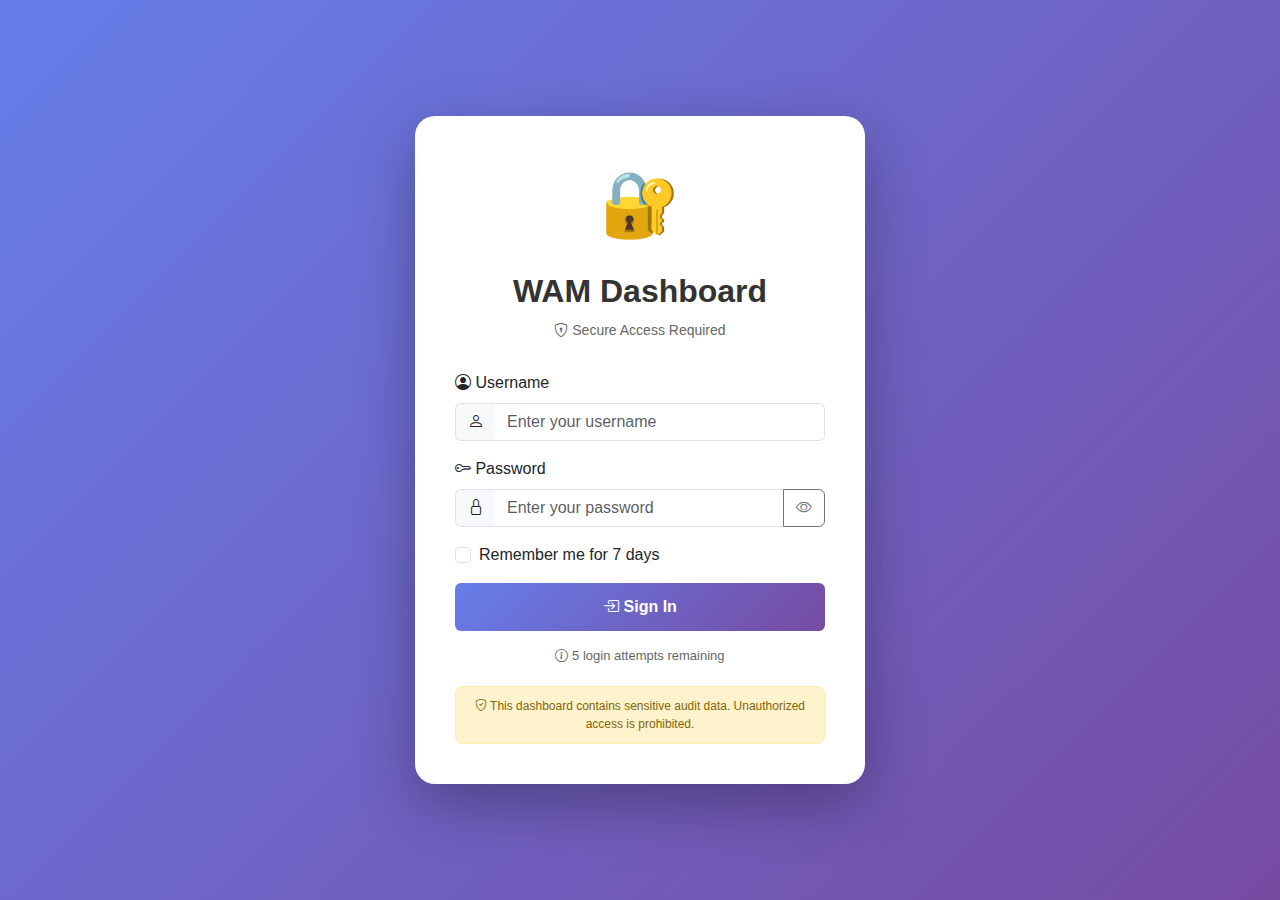
<file: login.html>
<!DOCTYPE html>
<html lang="en">
<head>
    <meta charset="UTF-8">
    <meta name="viewport" content="width=device-width, initial-scale=1.0">
    <title>WAM Dashboard - Secure Access</title>
    <link rel="icon" type="image/svg+xml" href="data:image/svg+xml,<svg xmlns='http://www.w3.org/2000/svg' viewBox='0 0 100 100'><text y='.9em' font-size='90'>📊</text></svg>">
    <link href="https://cdn.jsdelivr.net/npm/bootstrap@5.3.2/dist/css/bootstrap.min.css" rel="stylesheet">
    <link rel="stylesheet" href="https://cdn.jsdelivr.net/npm/bootstrap-icons@1.11.1/font/bootstrap-icons.css">
    <style>
        body {
            background: linear-gradient(135deg, #667eea 0%, #764ba2 100%);
            min-height: 100vh;
            display: flex;
            align-items: center;
            justify-content: center;
            font-family: 'Segoe UI', Tahoma, Geneva, Verdana, sans-serif;
        }
        .login-container {
            background: white;
            border-radius: 20px;
            box-shadow: 0 20px 60px rgba(0,0,0,0.3);
            padding: 40px;
            max-width: 450px;
            width: 90%;
            animation: slideUp 0.5s ease-out;
        }
        @keyframes slideUp {
            from {
                opacity: 0;
                transform: translateY(30px);
            }
            to {
                opacity: 1;
                transform: translateY(0);
            }
        }
        .logo-icon {
            font-size: 64px;
            text-align: center;
            margin-bottom: 20px;
        }
        .login-title {
            text-align: center;
            color: #333;
            margin-bottom: 10px;
            font-weight: 600;
        }
        .login-subtitle {
            text-align: center;
            color: #666;
            margin-bottom: 30px;
            font-size: 14px;
        }
        .form-control:focus {
            border-color: #667eea;
            box-shadow: 0 0 0 0.2rem rgba(102, 126, 234, 0.25);
        }
        .btn-login {
            background: linear-gradient(135deg, #667eea 0%, #764ba2 100%);
            border: none;
            padding: 12px;
            font-weight: 600;
            transition: transform 0.2s;
        }
        .btn-login:hover {
            transform: translateY(-2px);
            box-shadow: 0 5px 15px rgba(102, 126, 234, 0.4);
        }
        .error-message {
            background: #f8d7da;
            color: #721c24;
            padding: 12px;
            border-radius: 8px;
            margin-bottom: 20px;
            display: none;
            border: 1px solid #f5c6cb;
        }
        .security-notice {
            background: #fff3cd;
            color: #856404;
            padding: 10px;
            border-radius: 8px;
            margin-top: 20px;
            font-size: 12px;
            text-align: center;
            border: 1px solid #ffeaa7;
        }
        .input-group-text {
            background: #f8f9fa;
            border-right: none;
        }
        .form-control {
            border-left: none;
        }
        .password-strength {
            height: 4px;
            background: #e9ecef;
            border-radius: 2px;
            margin-top: 8px;
            overflow: hidden;
        }
        .password-strength-bar {
            height: 100%;
            transition: width 0.3s, background 0.3s;
        }
        .attempts-left {
            text-align: center;
            margin-top: 15px;
            font-size: 13px;
            color: #666;
        }
    </style>
</head>
<body>
    <div class="login-container">
        <div class="logo-icon">🔐</div>
        <h2 class="login-title">WAM Dashboard</h2>
        <p class="login-subtitle">
            <i class="bi bi-shield-lock"></i> Secure Access Required
        </p>
        
        <div id="errorMessage" class="error-message">
            <i class="bi bi-exclamation-triangle"></i>
            <span id="errorText"></span>
        </div>
        
        <form id="loginForm" onsubmit="return validateLogin(event)">
            <div class="mb-3">
                <label for="username" class="form-label">
                    <i class="bi bi-person-circle"></i> Username
                </label>
                <div class="input-group">
                    <span class="input-group-text"><i class="bi bi-person"></i></span>
                    <input type="text" class="form-control" id="username" 
                           placeholder="Enter your username" required autocomplete="username">
                </div>
            </div>
            
            <div class="mb-3">
                <label for="password" class="form-label">
                    <i class="bi bi-key"></i> Password
                </label>
                <div class="input-group">
                    <span class="input-group-text"><i class="bi bi-lock"></i></span>
                    <input type="password" class="form-control" id="password" 
                           placeholder="Enter your password" required autocomplete="current-password">
                    <button class="btn btn-outline-secondary" type="button" onclick="togglePassword()">
                        <i class="bi bi-eye" id="toggleIcon"></i>
                    </button>
                </div>
            </div>
            
            <div class="mb-3 form-check">
                <input type="checkbox" class="form-check-input" id="rememberMe">
                <label class="form-check-label" for="rememberMe">
                    Remember me for 7 days
                </label>
            </div>
            
            <button type="submit" class="btn btn-primary btn-login w-100">
                <i class="bi bi-box-arrow-in-right"></i> Sign In
            </button>
        </form>
        
        <div class="attempts-left" id="attemptsInfo">
            <i class="bi bi-info-circle"></i> 5 login attempts remaining
        </div>
        
        <div class="security-notice">
            <i class="bi bi-shield-check"></i> This dashboard contains sensitive audit data.
            Unauthorized access is prohibited.
        </div>
    </div>

    <script>
        // Security Configuration
        const SECURITY_CONFIG = {
            // IMPORTANT: Change these credentials!
            validUsers: {
                'admin': 'wam2025!secure',
                'auditor': 'audit@2025',
                'manager': 'wam#manager2025'
                // Add more users as needed
            },
            maxAttempts: 5,
            lockoutDuration: 15 * 60 * 1000, // 15 minutes
            sessionDuration: 24 * 60 * 60 * 1000, // 24 hours
            rememberDuration: 7 * 24 * 60 * 60 * 1000 // 7 days
        };

        let loginAttempts = parseInt(localStorage.getItem('loginAttempts') || '0');
        let lockoutUntil = parseInt(localStorage.getItem('lockoutUntil') || '0');

        // Check if user is already logged in
        window.addEventListener('DOMContentLoaded', () => {
            if (isAuthenticated()) {
                redirectToDashboard();
            }
            checkLockout();
            updateAttemptsDisplay();
        });

        function validateLogin(event) {
            event.preventDefault();
            
            // Check lockout
            if (Date.now() < lockoutUntil) {
                const remainingTime = Math.ceil((lockoutUntil - Date.now()) / 60000);
                showError(`Too many failed attempts. Please try again in ${remainingTime} minutes.`);
                return false;
            }

            const username = document.getElementById('username').value.trim();
            const password = document.getElementById('password').value;
            const rememberMe = document.getElementById('rememberMe').checked;

            // Validate credentials
            if (SECURITY_CONFIG.validUsers[username] === password) {
                // Success!
                const sessionDuration = rememberMe ? 
                    SECURITY_CONFIG.rememberDuration : 
                    SECURITY_CONFIG.sessionDuration;
                
                const session = {
                    username: username,
                    loginTime: Date.now(),
                    expiresAt: Date.now() + sessionDuration,
                    rememberMe: rememberMe
                };

                localStorage.setItem('wamSession', JSON.stringify(session));
                localStorage.removeItem('loginAttempts');
                localStorage.removeItem('lockoutUntil');
                
                // Log access (in production, send to server)
                logAccess(username, true);
                
                redirectToDashboard();
            } else {
                // Failed login
                loginAttempts++;
                localStorage.setItem('loginAttempts', loginAttempts.toString());
                
                logAccess(username, false);
                
                if (loginAttempts >= SECURITY_CONFIG.maxAttempts) {
                    lockoutUntil = Date.now() + SECURITY_CONFIG.lockoutDuration;
                    localStorage.setItem('lockoutUntil', lockoutUntil.toString());
                    showError(`Too many failed attempts. Account locked for 15 minutes.`);
                } else {
                    const remaining = SECURITY_CONFIG.maxAttempts - loginAttempts;
                    showError(`Invalid username or password. ${remaining} attempts remaining.`);
                }
                
                updateAttemptsDisplay();
                
                // Clear password field
                document.getElementById('password').value = '';
            }

            return false;
        }

        function isAuthenticated() {
            const sessionData = localStorage.getItem('wamSession');
            if (!sessionData) return false;

            try {
                const session = JSON.parse(sessionData);
                if (Date.now() < session.expiresAt) {
                    return true;
                }
                // Session expired
                localStorage.removeItem('wamSession');
                return false;
            } catch (e) {
                return false;
            }
        }

        function checkLockout() {
            if (Date.now() < lockoutUntil) {
                const remainingTime = Math.ceil((lockoutUntil - Date.now()) / 60000);
                showError(`Account is locked. Please try again in ${remainingTime} minutes.`);
                document.getElementById('loginForm').style.opacity = '0.5';
                document.getElementById('loginForm').style.pointerEvents = 'none';
            }
        }

        function updateAttemptsDisplay() {
            const remaining = SECURITY_CONFIG.maxAttempts - loginAttempts;
            const attemptsInfo = document.getElementById('attemptsInfo');
            
            if (remaining <= 0) {
                attemptsInfo.innerHTML = '<i class="bi bi-exclamation-triangle"></i> Account locked';
                attemptsInfo.style.color = '#dc3545';
            } else if (remaining <= 2) {
                attemptsInfo.innerHTML = `<i class="bi bi-exclamation-triangle"></i> ${remaining} login attempts remaining`;
                attemptsInfo.style.color = '#dc3545';
            } else {
                attemptsInfo.innerHTML = `<i class="bi bi-info-circle"></i> ${remaining} login attempts remaining`;
                attemptsInfo.style.color = '#666';
            }
        }

        function togglePassword() {
            const passwordInput = document.getElementById('password');
            const toggleIcon = document.getElementById('toggleIcon');
            
            if (passwordInput.type === 'password') {
                passwordInput.type = 'text';
                toggleIcon.className = 'bi bi-eye-slash';
            } else {
                passwordInput.type = 'password';
                toggleIcon.className = 'bi bi-eye';
            }
        }

        function showError(message) {
            const errorDiv = document.getElementById('errorMessage');
            const errorText = document.getElementById('errorText');
            errorText.textContent = message;
            errorDiv.style.display = 'block';
            
            // Shake animation
            errorDiv.style.animation = 'shake 0.5s';
            setTimeout(() => {
                errorDiv.style.animation = '';
            }, 500);
        }

        function redirectToDashboard() {
            window.location.href = 'dashboard.html';
        }

        function logAccess(username, success) {
            const log = {
                username: username,
                success: success,
                timestamp: new Date().toISOString(),
                userAgent: navigator.userAgent,
                ip: 'client-side' // In production, log this on server
            };
            console.log('Access attempt:', log);
            // In production, send this to your server for audit trail
        }

        // Add shake animation
        const style = document.createElement('style');
        style.textContent = `
            @keyframes shake {
                0%, 100% { transform: translateX(0); }
                10%, 30%, 50%, 70%, 90% { transform: translateX(-5px); }
                20%, 40%, 60%, 80% { transform: translateX(5px); }
            }
        `;
        document.head.appendChild(style);

        // Clear lockout after duration
        setInterval(() => {
            if (Date.now() >= lockoutUntil && lockoutUntil > 0) {
                localStorage.removeItem('lockoutUntil');
                localStorage.removeItem('loginAttempts');
                loginAttempts = 0;
                lockoutUntil = 0;
                location.reload();
            }
        }, 60000); // Check every minute
    </script>
</body>
</html>
</file>
